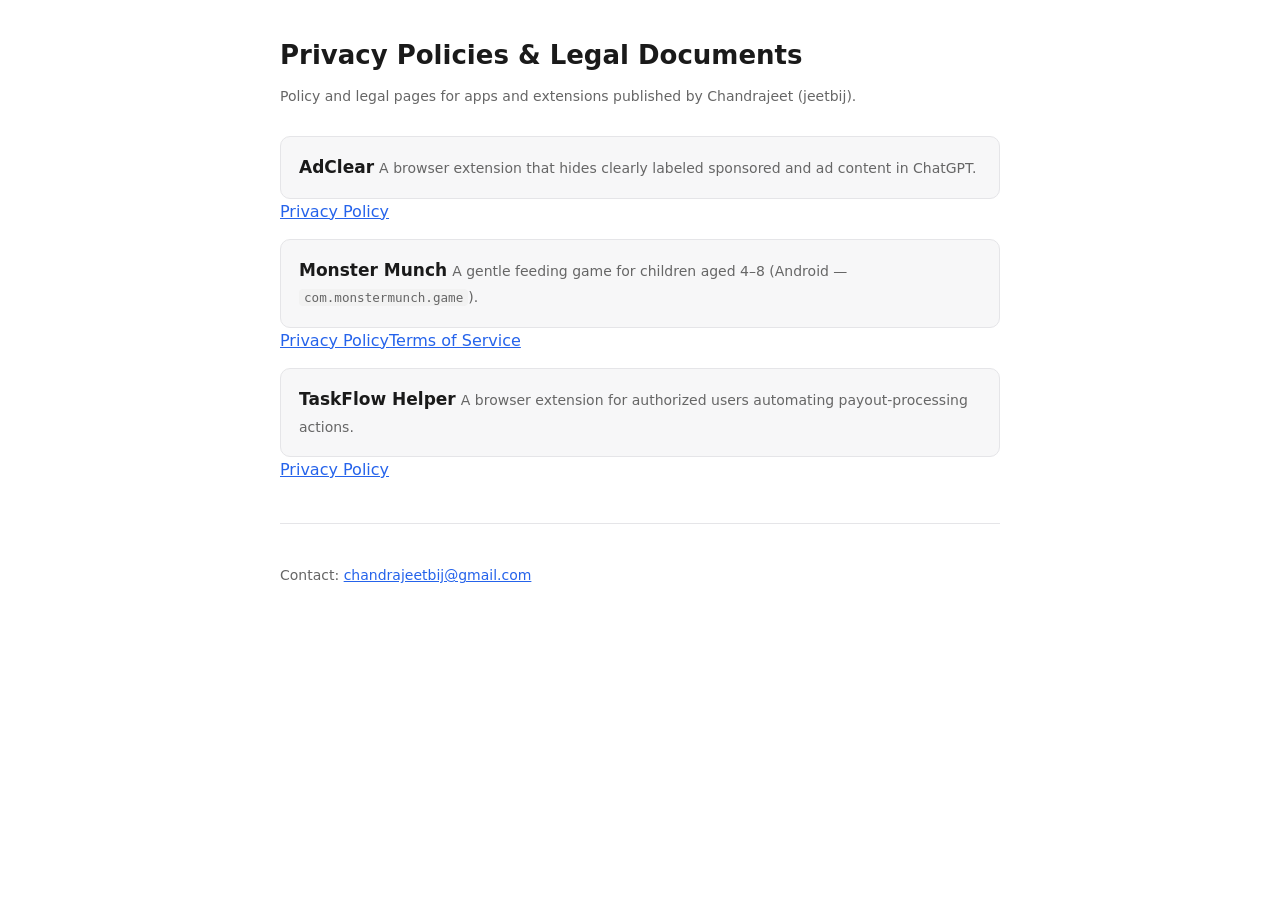
<file: index.html>
<!doctype html>
<html lang="en">
  <head>
    <meta charset="utf-8" />
    <meta name="viewport" content="width=device-width, initial-scale=1" />
    <meta name="robots" content="noindex" />
    <title>Privacy Policies &amp; Legal — jeetbij</title>
    <link rel="stylesheet" href="assets/style.css" />
  </head>
  <body>
    <h1>Privacy Policies &amp; Legal Documents</h1>
    <p class="muted">Policy and legal pages for apps and extensions published by Chandrajeet (jeetbij).</p>

    <ul class="hub-list">
      <li>
        <a class="hub-card" href="adclear/">
          <span class="name">AdClear</span>
          <span class="desc">A browser extension that hides clearly labeled sponsored and ad content in ChatGPT.</span>
          <span class="links"><a href="adclear/">Privacy Policy</a></span>
        </a>
      </li>
      <li>
        <a class="hub-card" href="monster-munch/">
          <span class="name">Monster Munch</span>
          <span class="desc">A gentle feeding game for children aged 4–8 (Android — <code>com.monstermunch.game</code>).</span>
          <span class="links"><a href="monster-munch/">Privacy Policy</a><a href="monster-munch/terms.html">Terms of Service</a></span>
        </a>
      </li>
      <li>
        <a class="hub-card" href="taskflow-helper/">
          <span class="name">TaskFlow Helper</span>
          <span class="desc">A browser extension for authorized users automating payout-processing actions.</span>
          <span class="links"><a href="taskflow-helper/">Privacy Policy</a></span>
        </a>
      </li>
    </ul>

    <hr />
    <p class="muted">Contact: <a href="mailto:chandrajeetbij@gmail.com">chandrajeetbij@gmail.com</a></p>
  </body>
</html>
</file>
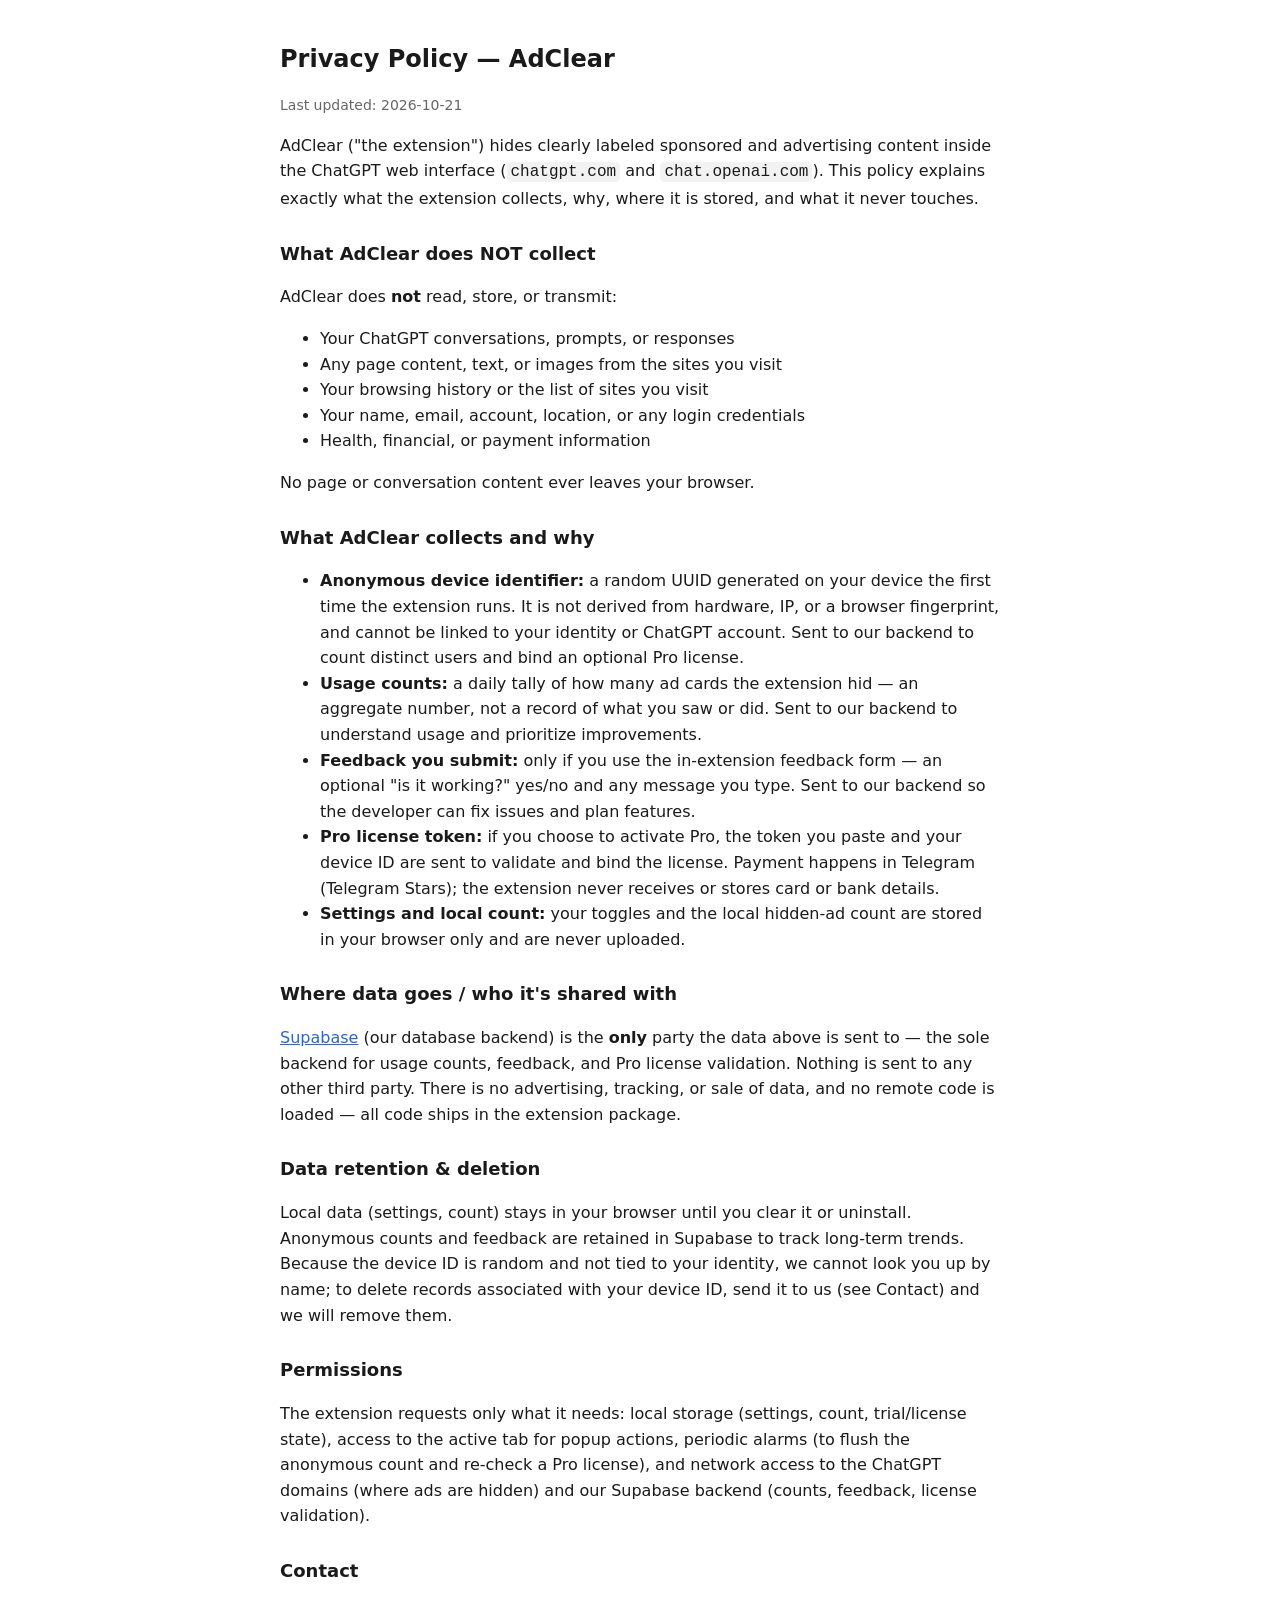
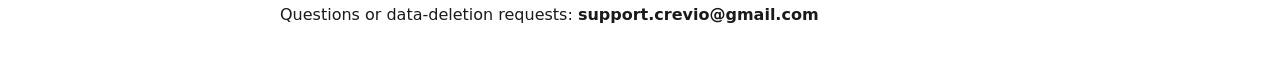
<file: adclear/index.html>
<!doctype html>
<html lang="en">
  <head>
    <meta charset="utf-8" />
    <meta name="viewport" content="width=device-width, initial-scale=1" />
    <meta name="robots" content="noindex" />
    <title>AdClear — Privacy Policy</title>
    <style>
      body { max-width: 720px; margin: 40px auto; padding: 0 20px; font: 16px/1.6 system-ui, sans-serif; color: #1a1a1a; }
      h1 { font-size: 24px; }
      h2 { font-size: 18px; margin-top: 28px; }
      code { background: #f2f2f2; padding: 1px 4px; border-radius: 4px; }
      .date { color: #666; font-size: 14px; }
      a { color: #2563eb; }
    </style>
  </head>
  <body>
    <h1>Privacy Policy — AdClear</h1>
    <p class="date">Last updated: 2026-10-21</p>

    <p>
      AdClear ("the extension") hides clearly labeled sponsored and advertising
      content inside the ChatGPT web interface (<code>chatgpt.com</code> and
      <code>chat.openai.com</code>). This policy explains exactly what the
      extension collects, why, where it is stored, and what it never touches.
    </p>

    <h2>What AdClear does NOT collect</h2>
    <p>AdClear does <strong>not</strong> read, store, or transmit:</p>
    <ul>
      <li>Your ChatGPT conversations, prompts, or responses</li>
      <li>Any page content, text, or images from the sites you visit</li>
      <li>Your browsing history or the list of sites you visit</li>
      <li>Your name, email, account, location, or any login credentials</li>
      <li>Health, financial, or payment information</li>
    </ul>
    <p>No page or conversation content ever leaves your browser.</p>

    <h2>What AdClear collects and why</h2>
    <ul>
      <li><strong>Anonymous device identifier:</strong> a random UUID generated
        on your device the first time the extension runs. It is not derived from
        hardware, IP, or a browser fingerprint, and cannot be linked to your
        identity or ChatGPT account. Sent to our backend to count distinct users
        and bind an optional Pro license.</li>
      <li><strong>Usage counts:</strong> a daily tally of how many ad cards the
        extension hid — an aggregate number, not a record of what you saw or did.
        Sent to our backend to understand usage and prioritize improvements.</li>
      <li><strong>Feedback you submit:</strong> only if you use the in-extension
        feedback form — an optional "is it working?" yes/no and any message you
        type. Sent to our backend so the developer can fix issues and plan
        features.</li>
      <li><strong>Pro license token:</strong> if you choose to activate Pro, the
        token you paste and your device ID are sent to validate and bind the
        license. Payment happens in Telegram (Telegram Stars); the extension
        never receives or stores card or bank details.</li>
      <li><strong>Settings and local count:</strong> your toggles and the local
        hidden-ad count are stored in your browser only and are never uploaded.</li>
    </ul>

    <h2>Where data goes / who it's shared with</h2>
    <p>
      <a href="https://supabase.com/privacy">Supabase</a> (our database backend)
      is the <strong>only</strong> party the data above is sent to — the sole
      backend for usage counts, feedback, and Pro license validation. Nothing is
      sent to any other third party. There is no advertising, tracking, or sale
      of data, and no remote code is loaded — all code ships in the extension
      package.
    </p>

    <h2>Data retention &amp; deletion</h2>
    <p>
      Local data (settings, count) stays in your browser until you clear it or
      uninstall. Anonymous counts and feedback are retained in Supabase to track
      long-term trends. Because the device ID is random and not tied to your
      identity, we cannot look you up by name; to delete records associated with
      your device ID, send it to us (see Contact) and we will remove them.
    </p>

    <h2>Permissions</h2>
    <p>
      The extension requests only what it needs: local storage (settings, count,
      trial/license state), access to the active tab for popup actions, periodic
      alarms (to flush the anonymous count and re-check a Pro license), and
      network access to the ChatGPT domains (where ads are hidden) and our
      Supabase backend (counts, feedback, license validation).
    </p>

    <h2>Contact</h2>
    <p>Questions or data-deletion requests: <strong>support.crevio@gmail.com</strong></p>
  </body>
</html>
</file>
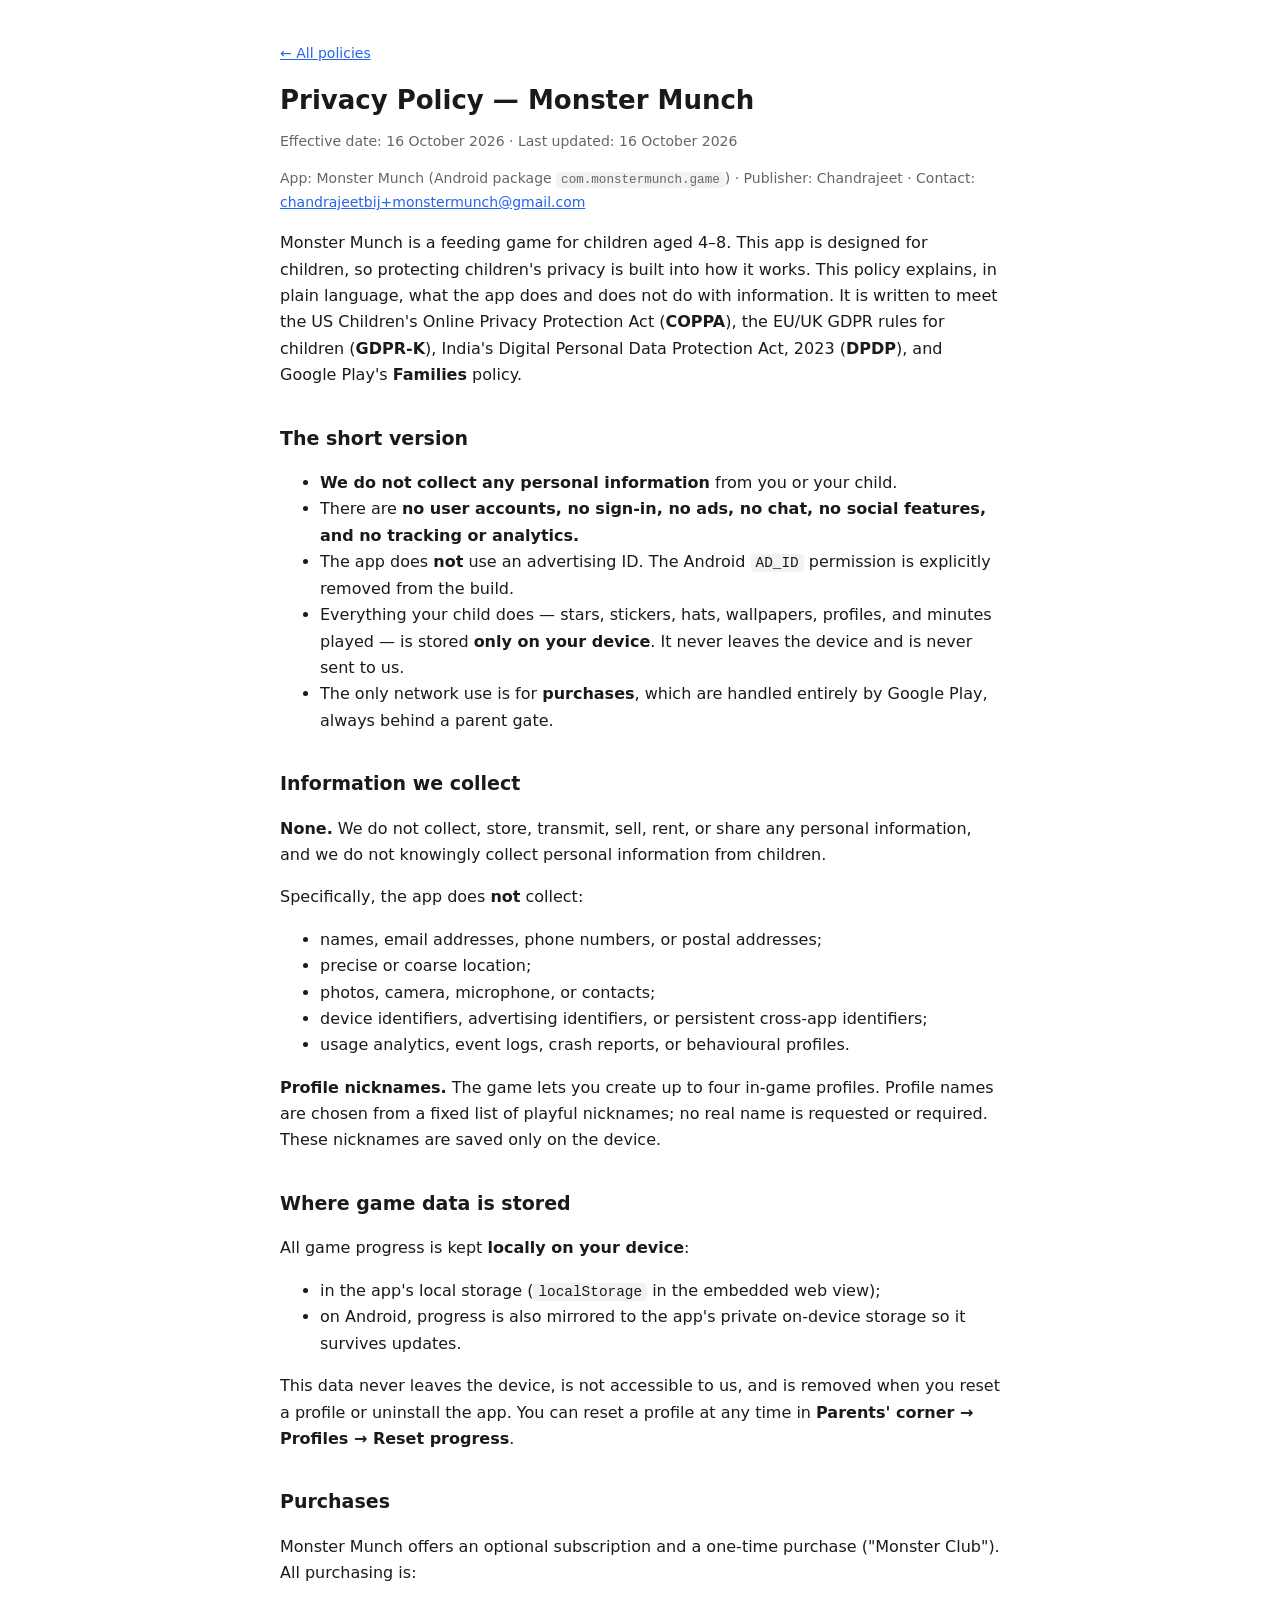
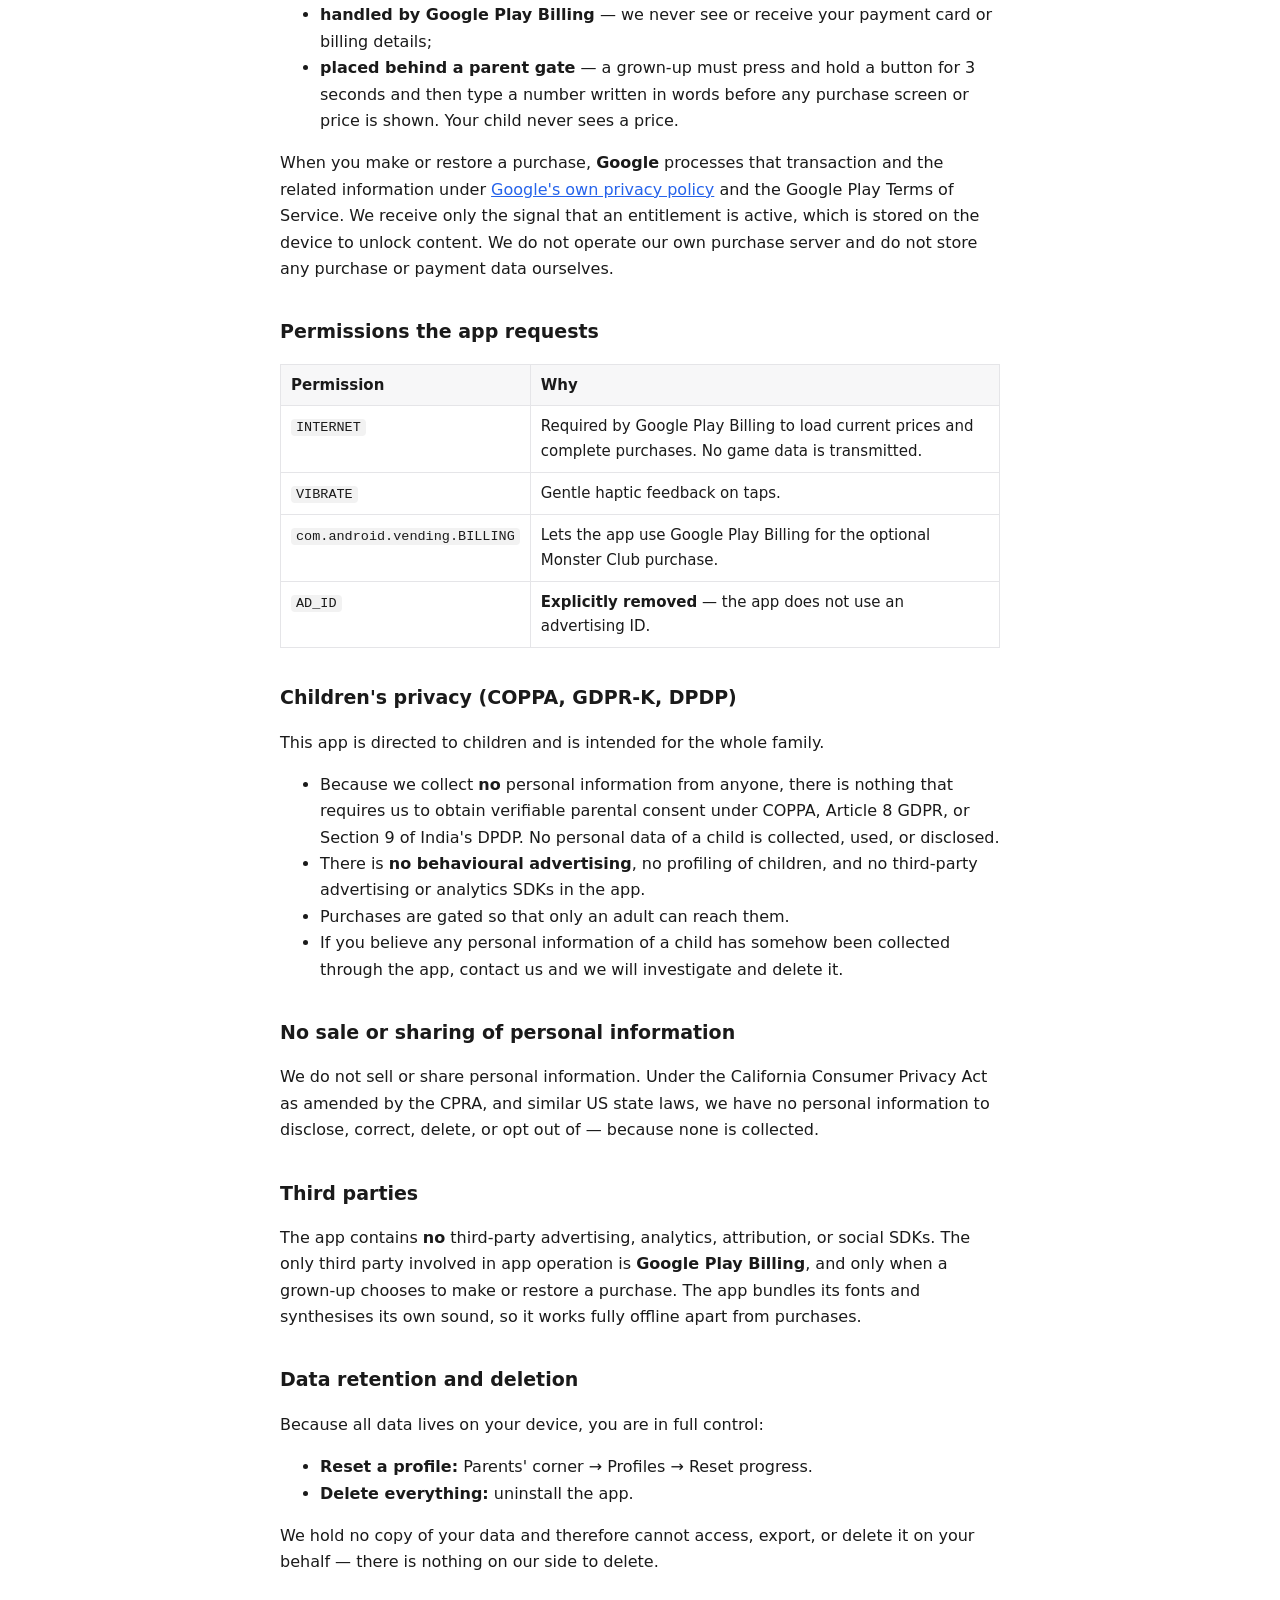
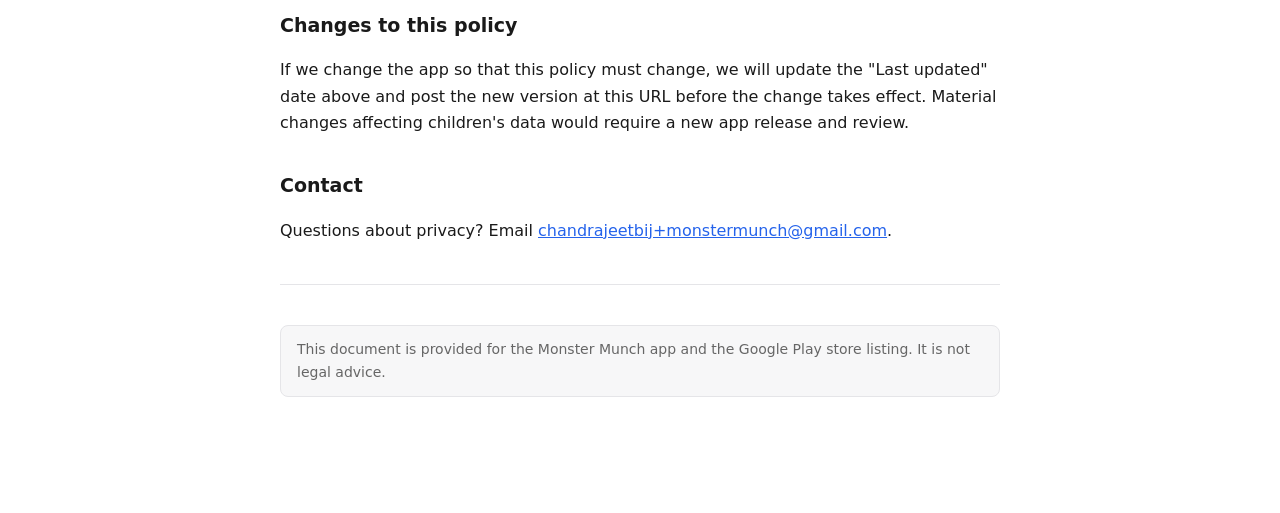
<file: monster-munch/index.html>
<!doctype html>
<html lang="en">
  <head>
    <meta charset="utf-8" />
    <meta name="viewport" content="width=device-width, initial-scale=1" />
    <meta name="robots" content="noindex" />
    <title>Monster Munch — Privacy Policy</title>
    <link rel="stylesheet" href="../assets/style.css" />
  </head>
  <body>
    <a class="back" href="../">← All policies</a>
    <h1>Privacy Policy — Monster Munch</h1>
    <p class="date">Effective date: 16 October 2026 · Last updated: 16 October 2026</p>
    <p class="muted">
      App: Monster Munch (Android package <code>com.monstermunch.game</code>) ·
      Publisher: Chandrajeet ·
      Contact: <a href="mailto:chandrajeetbij+monstermunch@gmail.com">chandrajeetbij+monstermunch@gmail.com</a>
    </p>

    <p>
      Monster Munch is a feeding game for children aged 4–8. This app is designed for children, so
      protecting children's privacy is built into how it works. This policy explains, in plain language,
      what the app does and does not do with information. It is written to meet the US Children's Online
      Privacy Protection Act (<b>COPPA</b>), the EU/UK GDPR rules for children (<b>GDPR-K</b>), India's
      Digital Personal Data Protection Act, 2023 (<b>DPDP</b>), and Google Play's <b>Families</b> policy.
    </p>

    <h2>The short version</h2>
    <ul>
      <li><b>We do not collect any personal information</b> from you or your child.</li>
      <li>There are <b>no user accounts, no sign-in, no ads, no chat, no social features, and no tracking or analytics.</b></li>
      <li>The app does <b>not</b> use an advertising ID. The Android <code>AD_ID</code> permission is explicitly removed from the build.</li>
      <li>Everything your child does — stars, stickers, hats, wallpapers, profiles, and minutes played — is stored <b>only on your device</b>. It never leaves the device and is never sent to us.</li>
      <li>The only network use is for <b>purchases</b>, which are handled entirely by Google Play, always behind a parent gate.</li>
    </ul>

    <h2>Information we collect</h2>
    <p><b>None.</b> We do not collect, store, transmit, sell, rent, or share any personal information, and we do not knowingly collect personal information from children.</p>
    <p>Specifically, the app does <b>not</b> collect:</p>
    <ul>
      <li>names, email addresses, phone numbers, or postal addresses;</li>
      <li>precise or coarse location;</li>
      <li>photos, camera, microphone, or contacts;</li>
      <li>device identifiers, advertising identifiers, or persistent cross-app identifiers;</li>
      <li>usage analytics, event logs, crash reports, or behavioural profiles.</li>
    </ul>
    <p><b>Profile nicknames.</b> The game lets you create up to four in-game profiles. Profile names are chosen from a fixed list of playful nicknames; no real name is requested or required. These nicknames are saved only on the device.</p>

    <h2>Where game data is stored</h2>
    <p>All game progress is kept <b>locally on your device</b>:</p>
    <ul>
      <li>in the app's local storage (<code>localStorage</code> in the embedded web view);</li>
      <li>on Android, progress is also mirrored to the app's private on-device storage so it survives updates.</li>
    </ul>
    <p>This data never leaves the device, is not accessible to us, and is removed when you reset a profile or uninstall the app. You can reset a profile at any time in <b>Parents' corner → Profiles → Reset progress</b>.</p>

    <h2>Purchases</h2>
    <p>Monster Munch offers an optional subscription and a one-time purchase ("Monster Club"). All purchasing is:</p>
    <ul>
      <li><b>handled by Google Play Billing</b> — we never see or receive your payment card or billing details;</li>
      <li><b>placed behind a parent gate</b> — a grown-up must press and hold a button for 3 seconds and then type a number written in words before any purchase screen or price is shown. Your child never sees a price.</li>
    </ul>
    <p>
      When you make or restore a purchase, <b>Google</b> processes that transaction and the related
      information under <a href="https://policies.google.com/privacy">Google's own privacy policy</a> and the
      Google Play Terms of Service. We receive only the signal that an entitlement is active, which is stored
      on the device to unlock content. We do not operate our own purchase server and do not store any purchase
      or payment data ourselves.
    </p>

    <h2>Permissions the app requests</h2>
    <table>
      <tr><th>Permission</th><th>Why</th></tr>
      <tr><td><code>INTERNET</code></td><td>Required by Google Play Billing to load current prices and complete purchases. No game data is transmitted.</td></tr>
      <tr><td><code>VIBRATE</code></td><td>Gentle haptic feedback on taps.</td></tr>
      <tr><td><code>com.android.vending.BILLING</code></td><td>Lets the app use Google Play Billing for the optional Monster Club purchase.</td></tr>
      <tr><td><code>AD_ID</code></td><td><b>Explicitly removed</b> — the app does not use an advertising ID.</td></tr>
    </table>

    <h2>Children's privacy (COPPA, GDPR-K, DPDP)</h2>
    <p>This app is directed to children and is intended for the whole family.</p>
    <ul>
      <li>Because we collect <b>no</b> personal information from anyone, there is nothing that requires us to obtain verifiable parental consent under COPPA, Article 8 GDPR, or Section 9 of India's DPDP. No personal data of a child is collected, used, or disclosed.</li>
      <li>There is <b>no behavioural advertising</b>, no profiling of children, and no third-party advertising or analytics SDKs in the app.</li>
      <li>Purchases are gated so that only an adult can reach them.</li>
      <li>If you believe any personal information of a child has somehow been collected through the app, contact us and we will investigate and delete it.</li>
    </ul>

    <h2>No sale or sharing of personal information</h2>
    <p>We do not sell or share personal information. Under the California Consumer Privacy Act as amended by the CPRA, and similar US state laws, we have no personal information to disclose, correct, delete, or opt out of — because none is collected.</p>

    <h2>Third parties</h2>
    <p>The app contains <b>no</b> third-party advertising, analytics, attribution, or social SDKs. The only third party involved in app operation is <b>Google Play Billing</b>, and only when a grown-up chooses to make or restore a purchase. The app bundles its fonts and synthesises its own sound, so it works fully offline apart from purchases.</p>

    <h2>Data retention and deletion</h2>
    <p>Because all data lives on your device, you are in full control:</p>
    <ul>
      <li><b>Reset a profile:</b> Parents' corner → Profiles → Reset progress.</li>
      <li><b>Delete everything:</b> uninstall the app.</li>
    </ul>
    <p>We hold no copy of your data and therefore cannot access, export, or delete it on your behalf — there is nothing on our side to delete.</p>

    <h2>Changes to this policy</h2>
    <p>If we change the app so that this policy must change, we will update the "Last updated" date above and post the new version at this URL before the change takes effect. Material changes affecting children's data would require a new app release and review.</p>

    <h2>Contact</h2>
    <p>Questions about privacy? Email <a href="mailto:chandrajeetbij+monstermunch@gmail.com">chandrajeetbij+monstermunch@gmail.com</a>.</p>

    <hr />
    <p class="note">This document is provided for the Monster Munch app and the Google Play store listing. It is not legal advice.</p>
  </body>
</html>
</file>
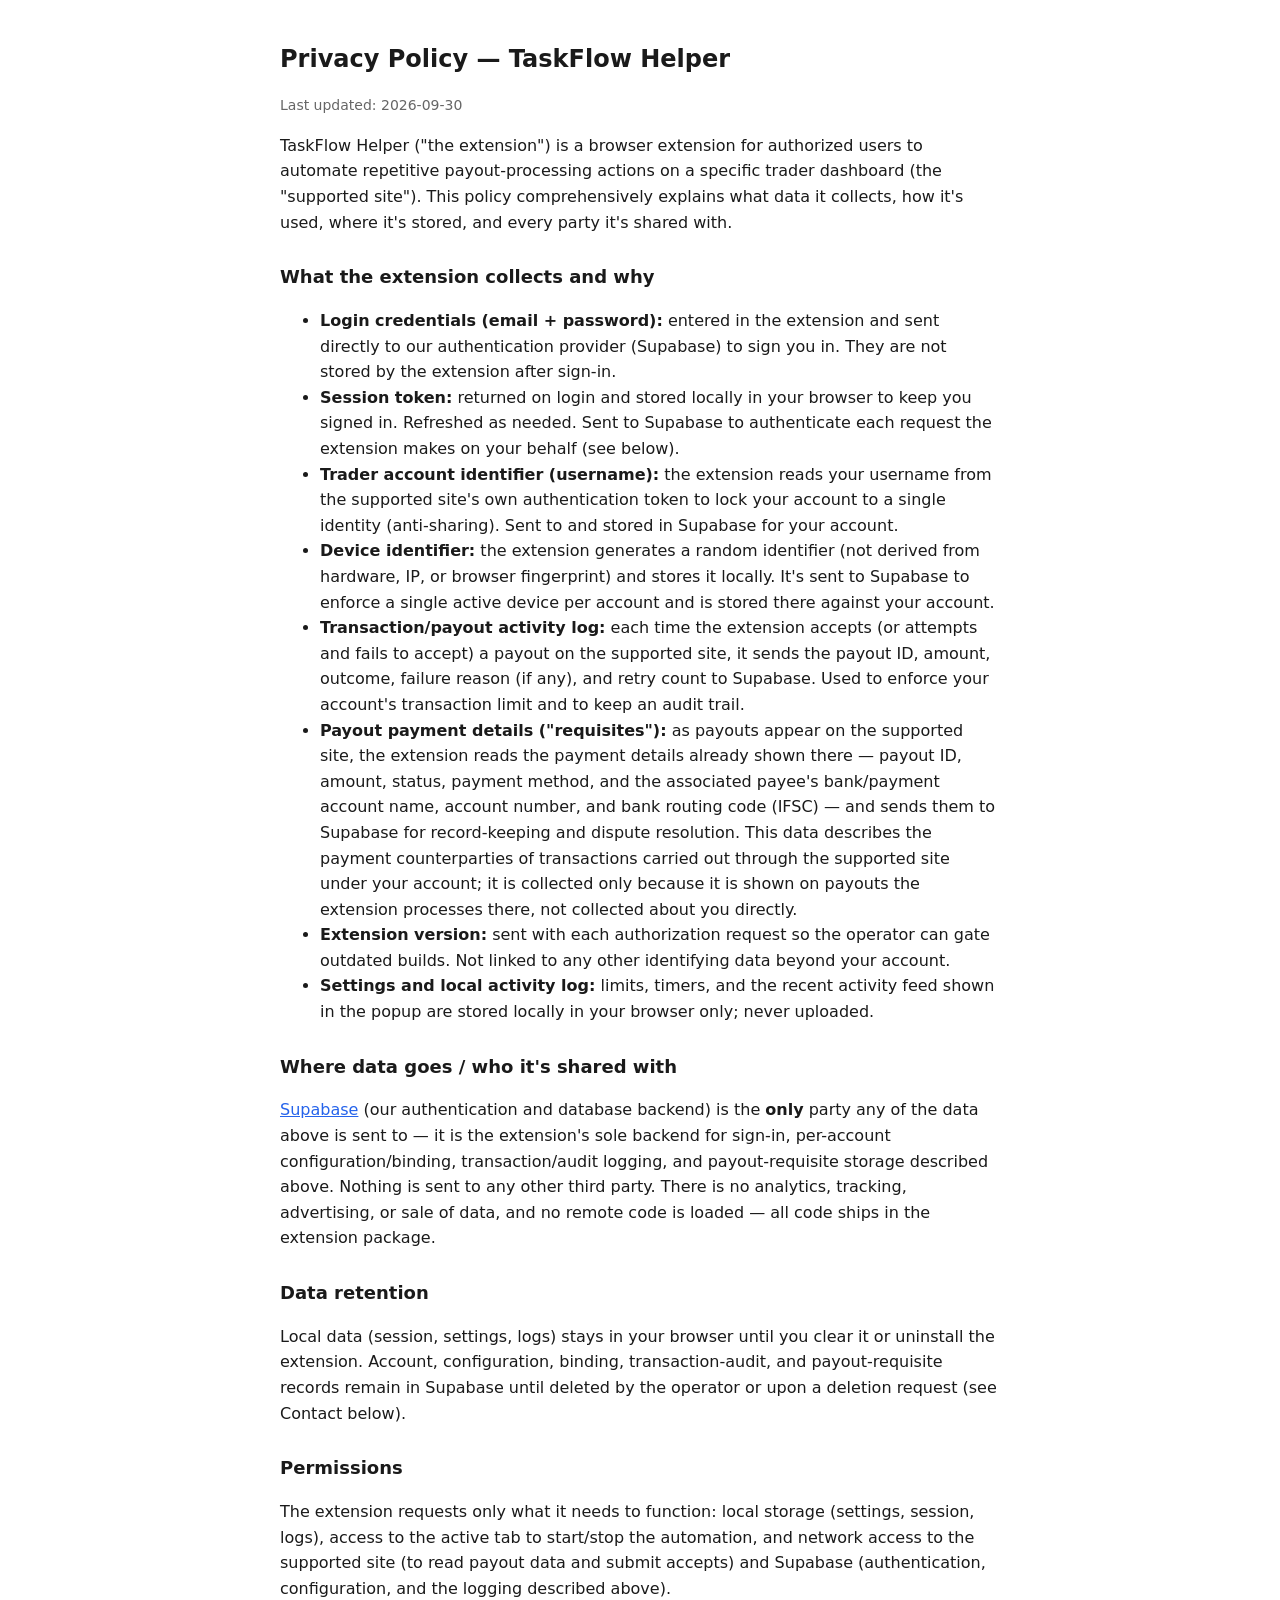
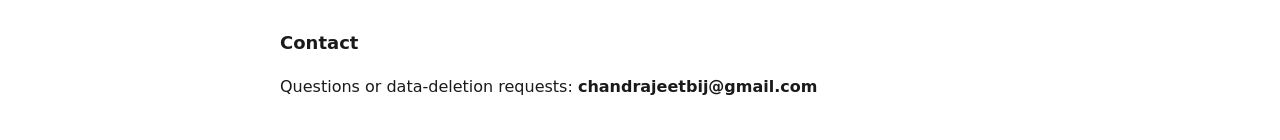
<file: taskflow-helper/index.html>
<!doctype html>
<html lang="en">
  <head>
    <meta charset="utf-8" />
    <meta name="viewport" content="width=device-width, initial-scale=1" />
    <meta name="robots" content="noindex" />
    <title>TaskFlow Helper — Privacy Policy</title>
    <style>
      body { max-width: 720px; margin: 40px auto; padding: 0 20px; font: 16px/1.6 system-ui, sans-serif; color: #1a1a1a; }
      h1 { font-size: 24px; }
      h2 { font-size: 18px; margin-top: 28px; }
      code { background: #f2f2f2; padding: 1px 4px; border-radius: 4px; }
      .date { color: #666; font-size: 14px; }
      a { color: #2563eb; }
    </style>
  </head>
  <body>
    <h1>Privacy Policy — TaskFlow Helper</h1>
    <p class="date">Last updated: 2026-09-30</p>

    <p>
      TaskFlow Helper ("the extension") is a browser extension for authorized
      users to automate repetitive payout-processing actions on a specific
      trader dashboard (the "supported site"). This policy comprehensively
      explains what data it collects, how it's used, where it's stored, and
      every party it's shared with.
    </p>

    <h2>What the extension collects and why</h2>
    <ul>
      <li><strong>Login credentials (email + password):</strong> entered in the
        extension and sent directly to our authentication provider (Supabase) to
        sign you in. They are not stored by the extension after sign-in.</li>
      <li><strong>Session token:</strong> returned on login and stored locally in
        your browser to keep you signed in. Refreshed as needed. Sent to
        Supabase to authenticate each request the extension makes on your
        behalf (see below).</li>
      <li><strong>Trader account identifier (username):</strong> the extension
        reads your username from the supported site's own authentication token
        to lock your account to a single identity (anti-sharing). Sent to and
        stored in Supabase for your account.</li>
      <li><strong>Device identifier:</strong> the extension generates a random
        identifier (not derived from hardware, IP, or browser fingerprint) and
        stores it locally. It's sent to Supabase to enforce a single active
        device per account and is stored there against your account.</li>
      <li><strong>Transaction/payout activity log:</strong> each time the
        extension accepts (or attempts and fails to accept) a payout on the
        supported site, it sends the payout ID, amount, outcome, failure reason
        (if any), and retry count to Supabase. Used to enforce your account's
        transaction limit and to keep an audit trail.</li>
      <li><strong>Payout payment details ("requisites"):</strong> as payouts
        appear on the supported site, the extension reads the payment details
        already shown there — payout ID, amount, status, payment method, and
        the associated payee's bank/payment account name, account number, and
        bank routing code (IFSC) — and sends them to Supabase for
        record-keeping and dispute resolution. This data describes the payment
        counterparties of transactions carried out through the supported site
        under your account; it is collected only because it is shown on
        payouts the extension processes there, not collected about you
        directly.</li>
      <li><strong>Extension version:</strong> sent with each authorization
        request so the operator can gate outdated builds. Not linked to any
        other identifying data beyond your account.</li>
      <li><strong>Settings and local activity log:</strong> limits, timers, and
        the recent activity feed shown in the popup are stored locally in your
        browser only; never uploaded.</li>
    </ul>

    <h2>Where data goes / who it's shared with</h2>
    <p>
      <a href="https://supabase.com/privacy">Supabase</a> (our authentication
      and database backend) is the <strong>only</strong> party any of the data
      above is sent to — it is the extension's sole backend for sign-in,
      per-account configuration/binding, transaction/audit logging, and
      payout-requisite storage described above. Nothing is sent to any other
      third party. There is no analytics, tracking, advertising, or sale of
      data, and no remote code is loaded — all code ships in the extension
      package.
    </p>

    <h2>Data retention</h2>
    <p>
      Local data (session, settings, logs) stays in your browser until you
      clear it or uninstall the extension. Account, configuration, binding,
      transaction-audit, and payout-requisite records remain in Supabase until
      deleted by the operator or upon a deletion request (see Contact below).
    </p>

    <h2>Permissions</h2>
    <p>
      The extension requests only what it needs to function: local storage
      (settings, session, logs), access to the active tab to start/stop the
      automation, and network access to the supported site (to read payout
      data and submit accepts) and Supabase (authentication, configuration,
      and the logging described above).
    </p>

    <h2>Contact</h2>
    <p>Questions or data-deletion requests: <strong>chandrajeetbij@gmail.com</strong></p>
  </body>
</html>
</file>
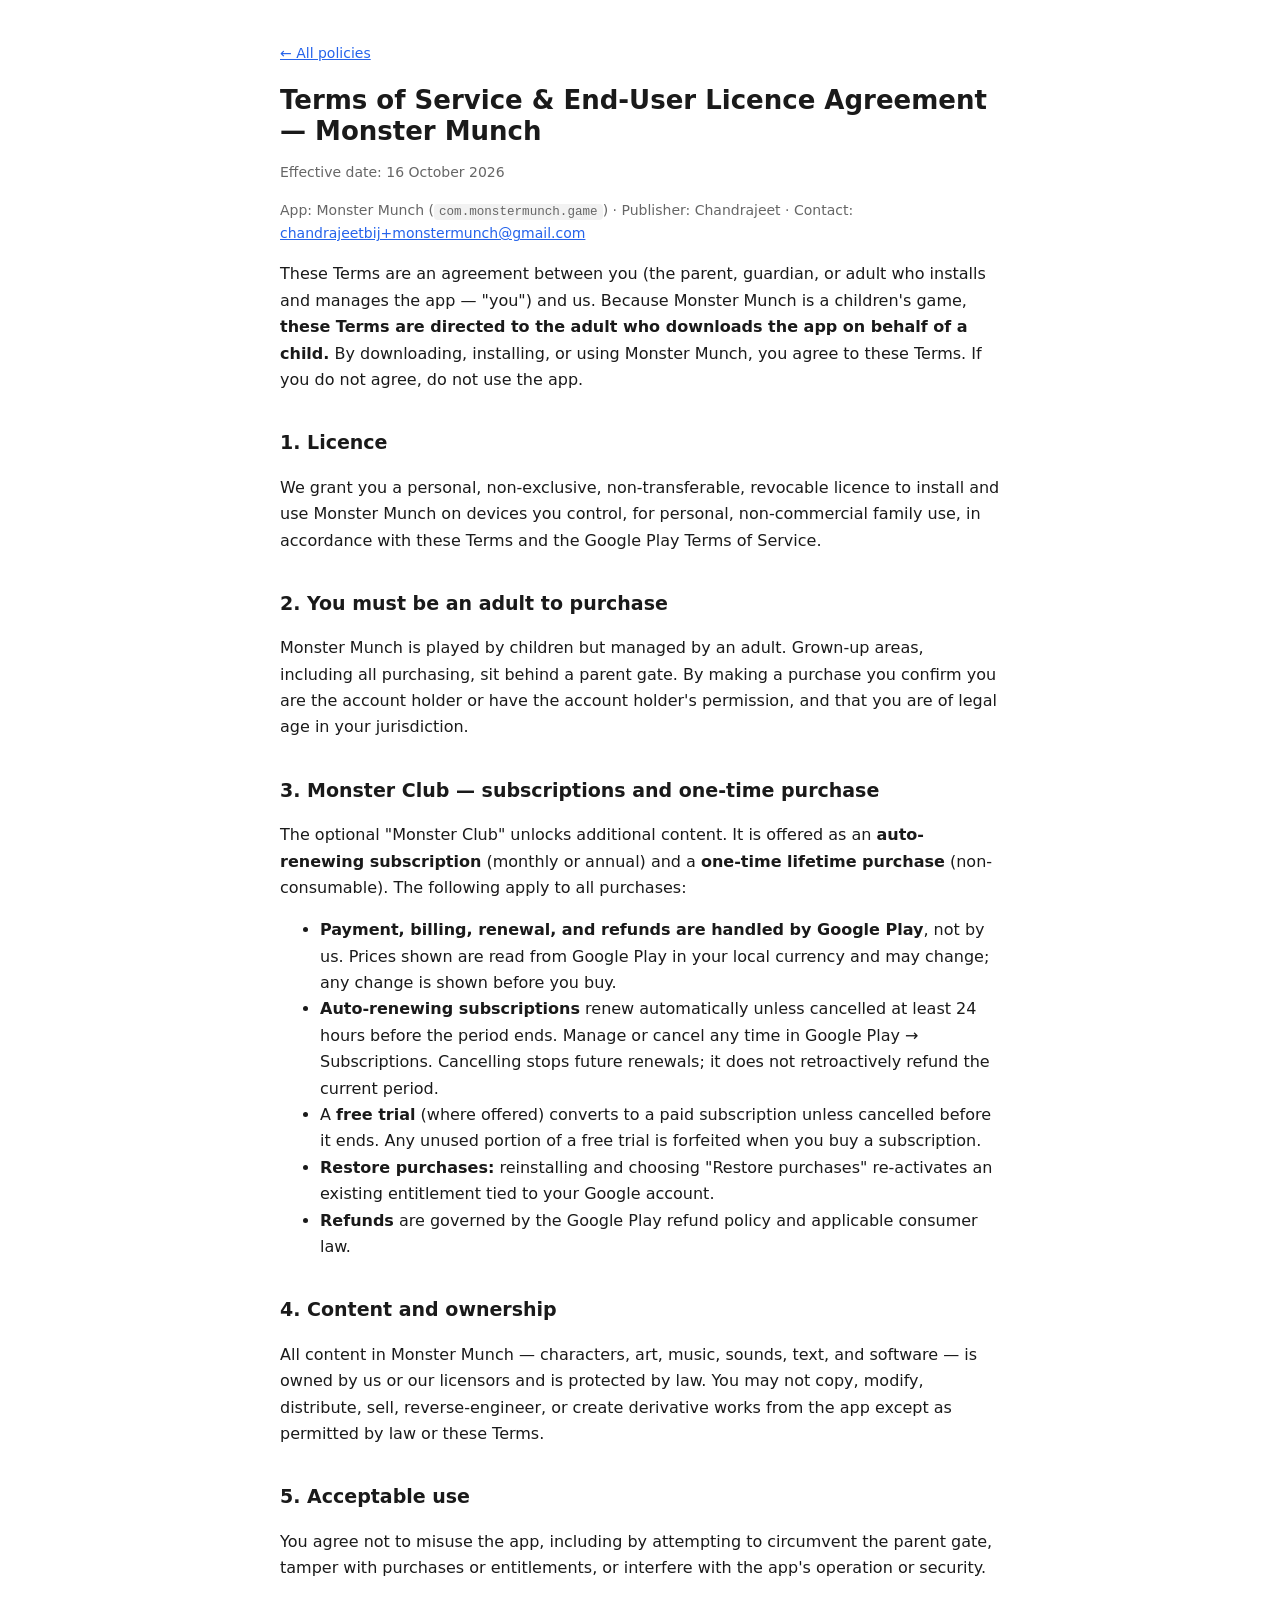
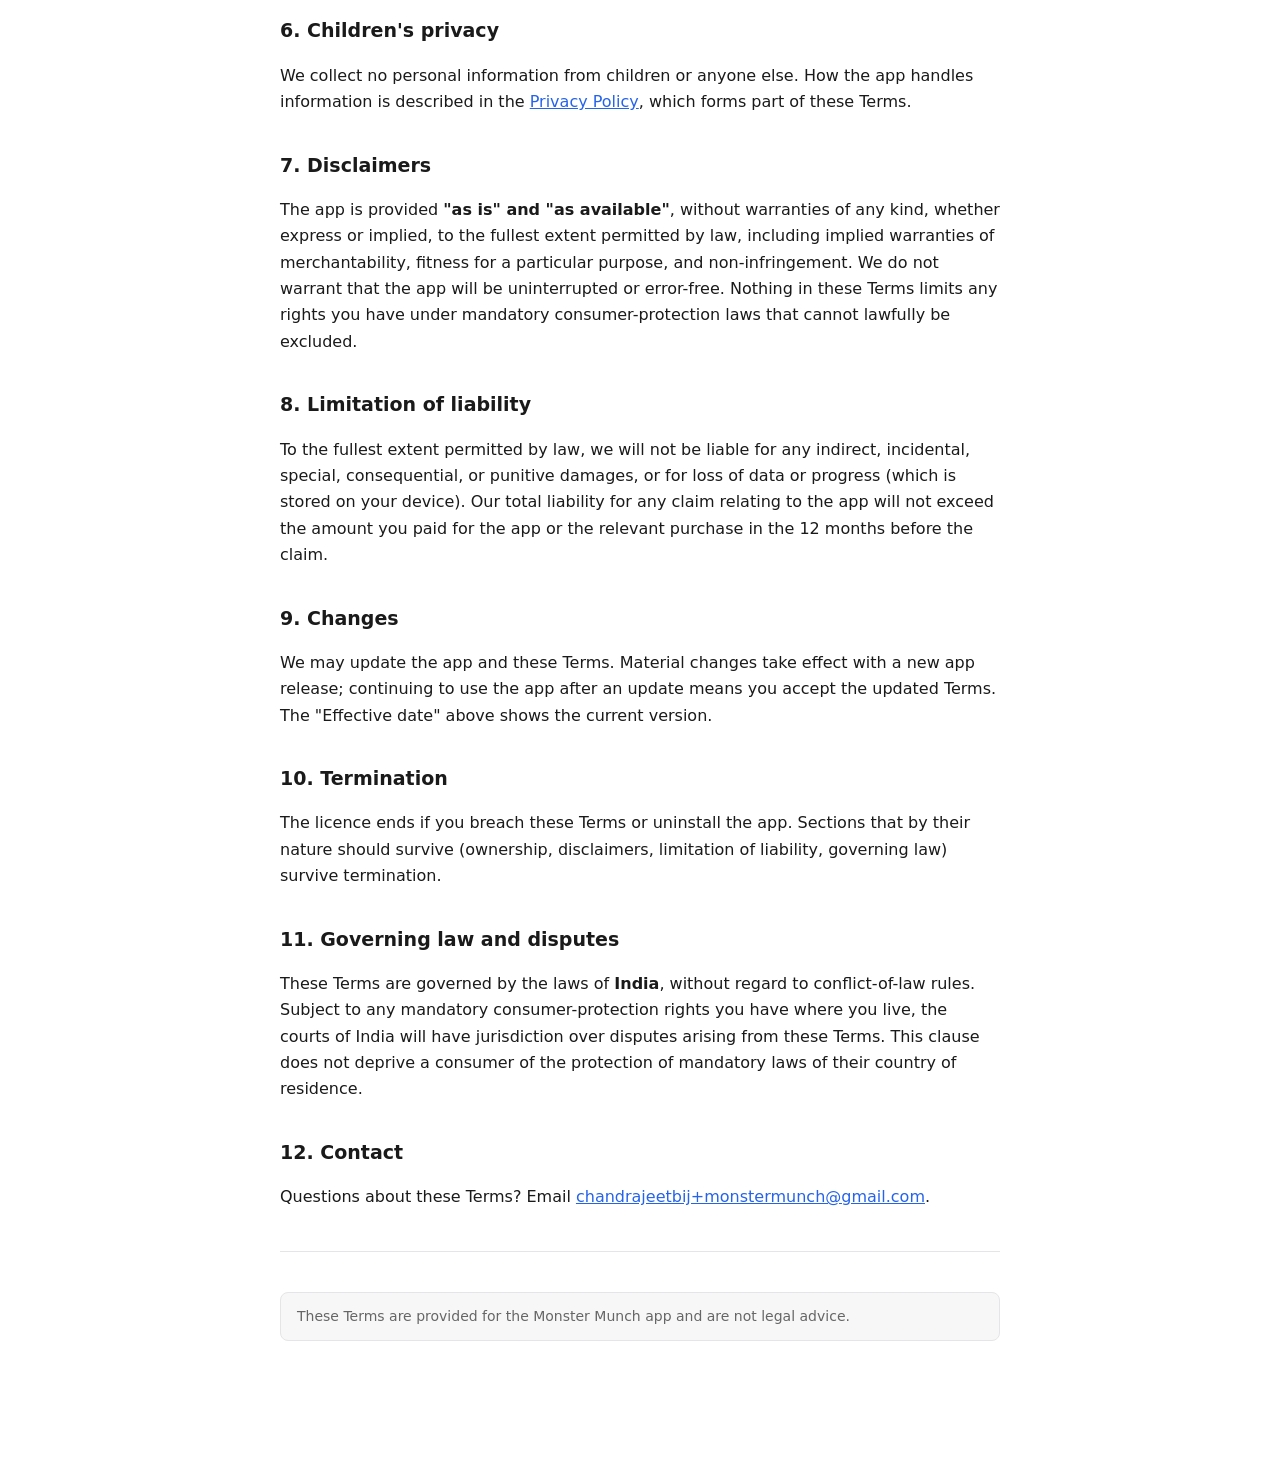
<file: monster-munch/terms.html>
<!doctype html>
<html lang="en">
  <head>
    <meta charset="utf-8" />
    <meta name="viewport" content="width=device-width, initial-scale=1" />
    <meta name="robots" content="noindex" />
    <title>Monster Munch — Terms of Service</title>
    <link rel="stylesheet" href="../assets/style.css" />
  </head>
  <body>
    <a class="back" href="../">← All policies</a>
    <h1>Terms of Service &amp; End-User Licence Agreement — Monster Munch</h1>
    <p class="date">Effective date: 16 October 2026</p>
    <p class="muted">
      App: Monster Munch (<code>com.monstermunch.game</code>) ·
      Publisher: Chandrajeet ·
      Contact: <a href="mailto:chandrajeetbij+monstermunch@gmail.com">chandrajeetbij+monstermunch@gmail.com</a>
    </p>

    <p>
      These Terms are an agreement between you (the parent, guardian, or adult who installs and manages the
      app — "you") and us. Because Monster Munch is a children's game, <b>these Terms are directed to the
      adult who downloads the app on behalf of a child.</b> By downloading, installing, or using Monster
      Munch, you agree to these Terms. If you do not agree, do not use the app.
    </p>

    <h2>1. Licence</h2>
    <p>We grant you a personal, non-exclusive, non-transferable, revocable licence to install and use Monster Munch on devices you control, for personal, non-commercial family use, in accordance with these Terms and the Google Play Terms of Service.</p>

    <h2>2. You must be an adult to purchase</h2>
    <p>Monster Munch is played by children but managed by an adult. Grown-up areas, including all purchasing, sit behind a parent gate. By making a purchase you confirm you are the account holder or have the account holder's permission, and that you are of legal age in your jurisdiction.</p>

    <h2>3. Monster Club — subscriptions and one-time purchase</h2>
    <p>The optional "Monster Club" unlocks additional content. It is offered as an <b>auto-renewing subscription</b> (monthly or annual) and a <b>one-time lifetime purchase</b> (non-consumable). The following apply to all purchases:</p>
    <ul>
      <li><b>Payment, billing, renewal, and refunds are handled by Google Play</b>, not by us. Prices shown are read from Google Play in your local currency and may change; any change is shown before you buy.</li>
      <li><b>Auto-renewing subscriptions</b> renew automatically unless cancelled at least 24 hours before the period ends. Manage or cancel any time in Google Play → Subscriptions. Cancelling stops future renewals; it does not retroactively refund the current period.</li>
      <li>A <b>free trial</b> (where offered) converts to a paid subscription unless cancelled before it ends. Any unused portion of a free trial is forfeited when you buy a subscription.</li>
      <li><b>Restore purchases:</b> reinstalling and choosing "Restore purchases" re-activates an existing entitlement tied to your Google account.</li>
      <li><b>Refunds</b> are governed by the Google Play refund policy and applicable consumer law.</li>
    </ul>

    <h2>4. Content and ownership</h2>
    <p>All content in Monster Munch — characters, art, music, sounds, text, and software — is owned by us or our licensors and is protected by law. You may not copy, modify, distribute, sell, reverse-engineer, or create derivative works from the app except as permitted by law or these Terms.</p>

    <h2>5. Acceptable use</h2>
    <p>You agree not to misuse the app, including by attempting to circumvent the parent gate, tamper with purchases or entitlements, or interfere with the app's operation or security.</p>

    <h2>6. Children's privacy</h2>
    <p>We collect no personal information from children or anyone else. How the app handles information is described in the <a href="./">Privacy Policy</a>, which forms part of these Terms.</p>

    <h2>7. Disclaimers</h2>
    <p>The app is provided <b>"as is" and "as available"</b>, without warranties of any kind, whether express or implied, to the fullest extent permitted by law, including implied warranties of merchantability, fitness for a particular purpose, and non-infringement. We do not warrant that the app will be uninterrupted or error-free. Nothing in these Terms limits any rights you have under mandatory consumer-protection laws that cannot lawfully be excluded.</p>

    <h2>8. Limitation of liability</h2>
    <p>To the fullest extent permitted by law, we will not be liable for any indirect, incidental, special, consequential, or punitive damages, or for loss of data or progress (which is stored on your device). Our total liability for any claim relating to the app will not exceed the amount you paid for the app or the relevant purchase in the 12 months before the claim.</p>

    <h2>9. Changes</h2>
    <p>We may update the app and these Terms. Material changes take effect with a new app release; continuing to use the app after an update means you accept the updated Terms. The "Effective date" above shows the current version.</p>

    <h2>10. Termination</h2>
    <p>The licence ends if you breach these Terms or uninstall the app. Sections that by their nature should survive (ownership, disclaimers, limitation of liability, governing law) survive termination.</p>

    <h2>11. Governing law and disputes</h2>
    <p>These Terms are governed by the laws of <b>India</b>, without regard to conflict-of-law rules. Subject to any mandatory consumer-protection rights you have where you live, the courts of India will have jurisdiction over disputes arising from these Terms. This clause does not deprive a consumer of the protection of mandatory laws of their country of residence.</p>

    <h2>12. Contact</h2>
    <p>Questions about these Terms? Email <a href="mailto:chandrajeetbij+monstermunch@gmail.com">chandrajeetbij+monstermunch@gmail.com</a>.</p>

    <hr />
    <p class="note">These Terms are provided for the Monster Munch app and are not legal advice.</p>
  </body>
</html>
</file>
<file: assets/style.css>
:root {
  --fg: #1a1a1a;
  --muted: #666;
  --link: #2563eb;
  --bg: #ffffff;
  --card: #f7f7f8;
  --border: #e5e5e8;
  --code: #f2f2f2;
}
* { box-sizing: border-box; }
body {
  max-width: 760px;
  margin: 40px auto;
  padding: 0 20px 64px;
  font: 16px/1.65 system-ui, -apple-system, "Segoe UI", sans-serif;
  color: var(--fg);
  background: var(--bg);
}
h1 { font-size: 26px; line-height: 1.2; margin: 0 0 6px; }
h2 { font-size: 19px; margin-top: 34px; }
h3 { font-size: 16px; margin-top: 24px; }
p, li { color: var(--fg); }
a { color: var(--link); }
.date, .muted { color: var(--muted); font-size: 14px; }
code { background: var(--code); padding: 1px 5px; border-radius: 4px; font-size: 90%; }
hr { border: none; border-top: 1px solid var(--border); margin: 40px 0; }
table { border-collapse: collapse; width: 100%; margin: 16px 0; font-size: 15px; display: block; overflow-x: auto; }
th, td { border: 1px solid var(--border); padding: 8px 10px; text-align: left; vertical-align: top; }
th { background: var(--card); }
.back { display: inline-block; margin-bottom: 20px; font-size: 14px; }
.note { background: var(--card); border: 1px solid var(--border); border-radius: 8px; padding: 12px 16px; font-size: 14px; color: var(--muted); }
/* Hub */
.hub-list { list-style: none; padding: 0; margin: 28px 0; }
.hub-list li { margin: 0 0 14px; }
.hub-card {
  display: block; border: 1px solid var(--border); border-radius: 10px;
  padding: 16px 18px; text-decoration: none; color: var(--fg); background: var(--card);
}
.hub-card:hover { border-color: var(--link); }
.hub-card .name { font-weight: 600; font-size: 17px; }
.hub-card .desc { color: var(--muted); font-size: 14px; margin-top: 4px; }
.hub-card .links { margin-top: 8px; font-size: 14px; }
.hub-card .links a { margin-right: 14px; }
@media (prefers-color-scheme: dark) {
  :root {
    --fg: #e8e8ea; --muted: #a0a0a8; --link: #7aa7ff; --bg: #16161a;
    --card: #1f1f25; --border: #33333c; --code: #26262e;
  }
}
</file>
